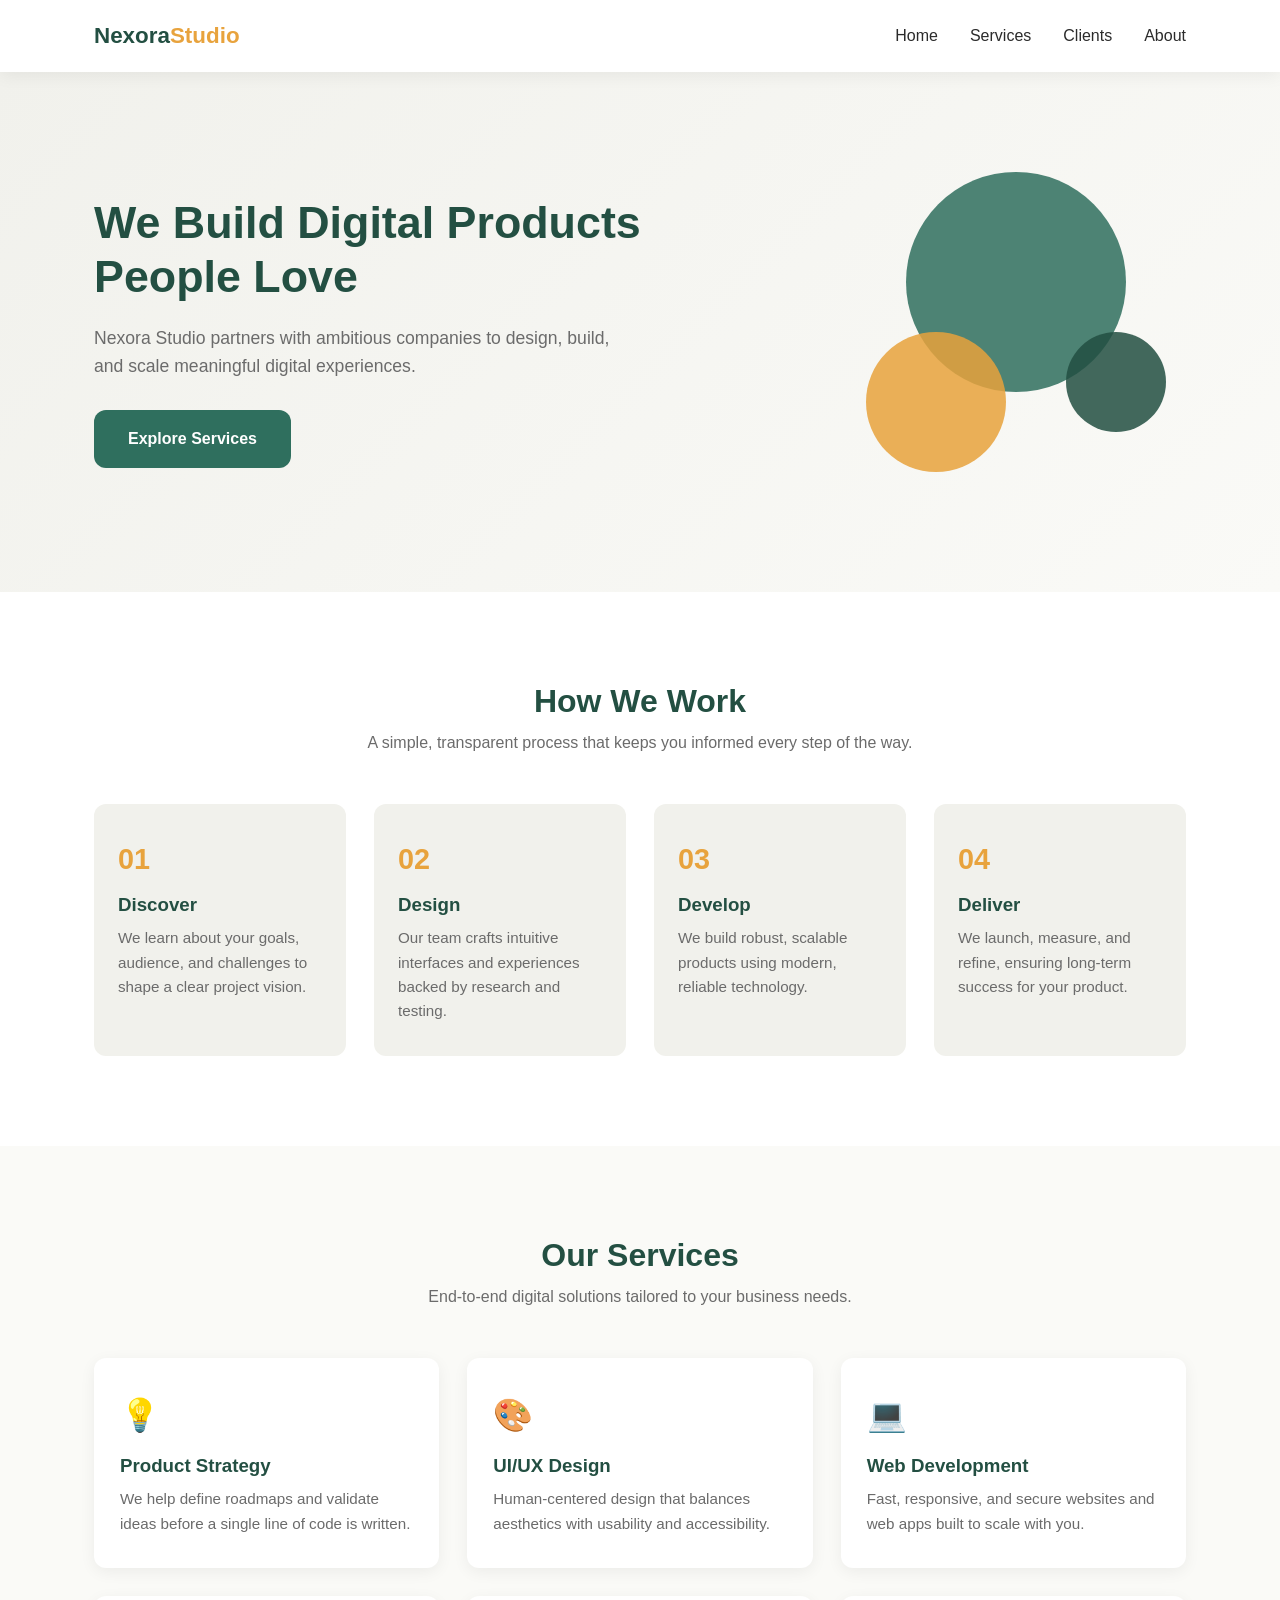
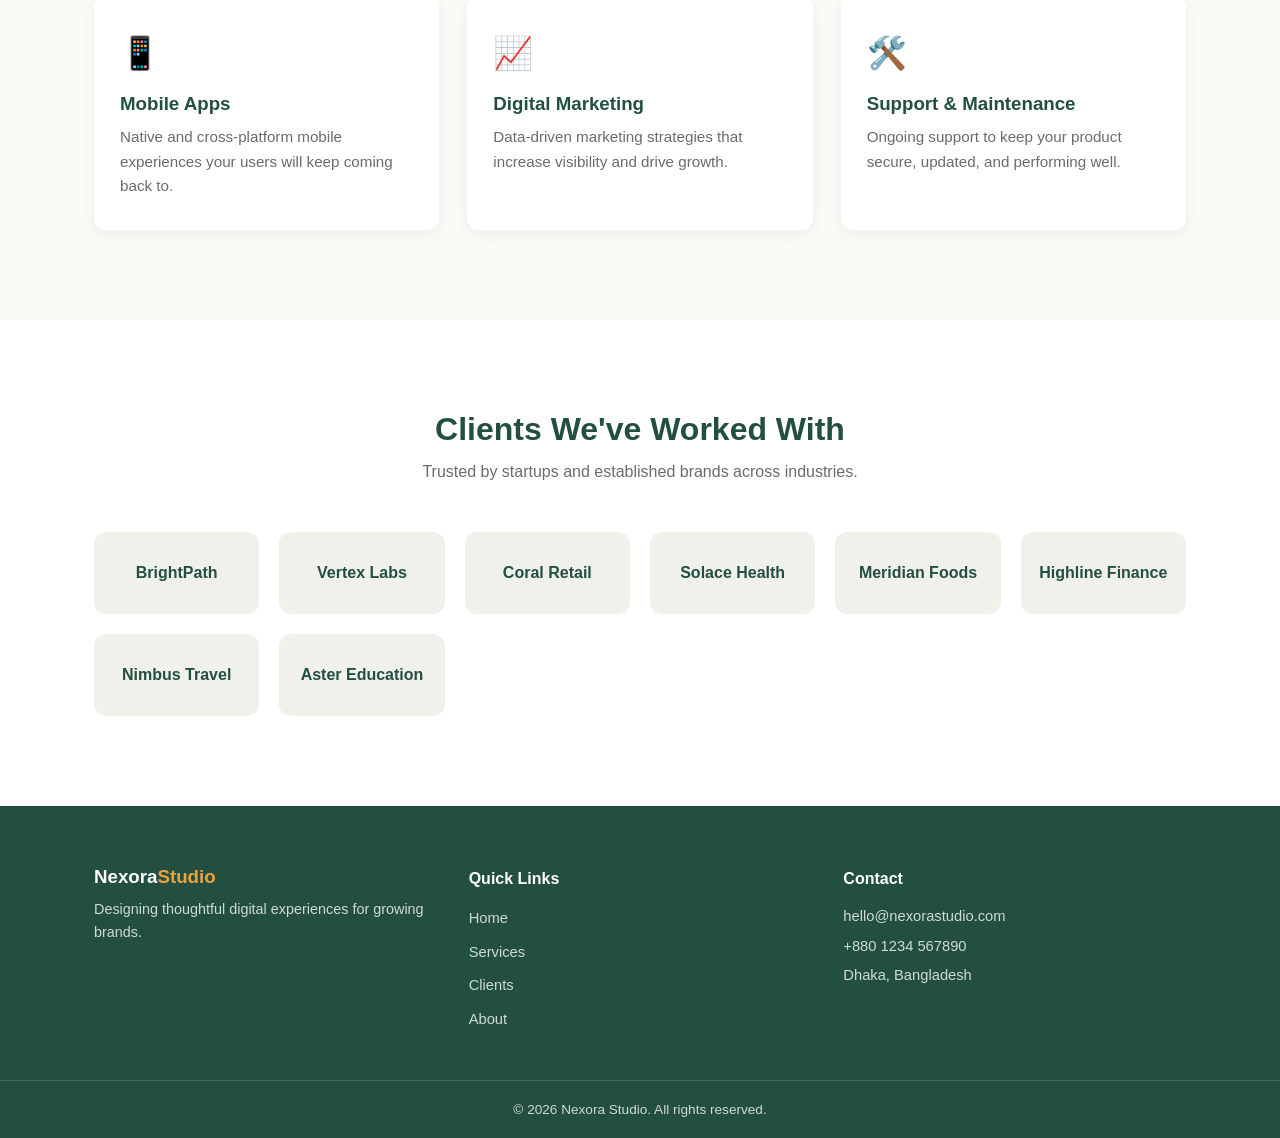
<file: site1/index.html>
<!DOCTYPE html>
<html lang="en">
<head>
<meta charset="UTF-8">
<meta name="viewport" content="width=device-width, initial-scale=1.0">
<title>Nexora Home</title>
<link rel="stylesheet" href="index.css">
</head>
<body>

<header class="navbar">
  <div class="container navbar-inner">
    <a href="index.html" class="logo">Nexora<span>Studio</span></a>
    <nav>
      <ul class="nav-links" id="navLinks">
        <li><a href="index.html">Home</a></li>
        <li><a href="index.html#services">Services</a></li>
        <li><a href="index.html#clients">Clients</a></li>
        <li><a href="/site2/index.html">About</a></li>
      </ul>
    </nav>
    <button class="menu-toggle" id="menuToggle" aria-label="Toggle menu">
      <span></span><span></span><span></span>
    </button>
  </div>
</header>

<section class="hero">
  <div class="container hero-inner">
    <div class="hero-text">
      <h1>We Build Digital Products People Love</h1>
      <p>Nexora Studio partners with ambitious companies to design, build, and scale meaningful digital experiences.</p>
      <a href="#services" class="btn btn-primary">Explore Services</a>
    </div>
    <div class="hero-visual" aria-hidden="true">
      <div class="hero-shape shape1"></div>
      <div class="hero-shape shape2"></div>
      <div class="hero-shape shape3"></div>
    </div>
  </div>
</section>

<section class="working">
  <div class="container">
    <h2 class="section-title">How We Work</h2>
    <p class="section-subtitle">A simple, transparent process that keeps you informed every step of the way.</p>
    <div class="working-grid">
      <div class="working-card">
        <div class="working-number">01</div>
        <h3>Discover</h3>
        <p>We learn about your goals, audience, and challenges to shape a clear project vision.</p>
      </div>
      <div class="working-card">
        <div class="working-number">02</div>
        <h3>Design</h3>
        <p>Our team crafts intuitive interfaces and experiences backed by research and testing.</p>
      </div>
      <div class="working-card">
        <div class="working-number">03</div>
        <h3>Develop</h3>
        <p>We build robust, scalable products using modern, reliable technology.</p>
      </div>
      <div class="working-card">
        <div class="working-number">04</div>
        <h3>Deliver</h3>
        <p>We launch, measure, and refine, ensuring long-term success for your product.</p>
      </div>
    </div>
  </div>
</section>

<section class="services" id="services">
  <div class="container">
    <h2 class="section-title">Our Services</h2>
    <p class="section-subtitle">End-to-end digital solutions tailored to your business needs.</p>
    <div class="services-grid">
      <div class="service-card">
        <div class="service-icon">💡</div>
        <h3>Product Strategy</h3>
        <p>We help define roadmaps and validate ideas before a single line of code is written.</p>
      </div>
      <div class="service-card">
        <div class="service-icon">🎨</div>
        <h3>UI/UX Design</h3>
        <p>Human-centered design that balances aesthetics with usability and accessibility.</p>
      </div>
      <div class="service-card">
        <div class="service-icon">💻</div>
        <h3>Web Development</h3>
        <p>Fast, responsive, and secure websites and web apps built to scale with you.</p>
      </div>
      <div class="service-card">
        <div class="service-icon">📱</div>
        <h3>Mobile Apps</h3>
        <p>Native and cross-platform mobile experiences your users will keep coming back to.</p>
      </div>
      <div class="service-card">
        <div class="service-icon">📈</div>
        <h3>Digital Marketing</h3>
        <p>Data-driven marketing strategies that increase visibility and drive growth.</p>
      </div>
      <div class="service-card">
        <div class="service-icon">🛠️</div>
        <h3>Support &amp; Maintenance</h3>
        <p>Ongoing support to keep your product secure, updated, and performing well.</p>
      </div>
    </div>
  </div>
</section>

<section class="clients" id="clients">
  <div class="container">
    <h2 class="section-title">Clients We've Worked With</h2>
    <p class="section-subtitle">Trusted by startups and established brands across industries.</p>
    <div class="clients-grid">
      <div class="client-card">BrightPath</div>
      <div class="client-card">Vertex Labs</div>
      <div class="client-card">Coral Retail</div>
      <div class="client-card">Solace Health</div>
      <div class="client-card">Meridian Foods</div>
      <div class="client-card">Highline Finance</div>
      <div class="client-card">Nimbus Travel</div>
      <div class="client-card">Aster Education</div>
    </div>
  </div>
</section>

<footer class="footer">
  <div class="container footer-inner">
    <div class="footer-brand">
      <h3>Nexora<span>Studio</span></h3>
      <p>Designing thoughtful digital experiences for growing brands.</p>
    </div>
    <div class="footer-links">
      <h4>Quick Links</h4>
      <ul>
        <li><a href="index.html">Home</a></li>
        <li><a href="index.html#services">Services</a></li>
        <li><a href="index.html#clients">Clients</a></li>
        <li><a href="/site2/index.html">About</a></li>
      </ul>
    </div>
    <div class="footer-contact">
      <h4>Contact</h4>
      <p>hello@nexorastudio.com</p>
      <p>+880 1234 567890</p>
      <p>Dhaka, Bangladesh</p>
    </div>
  </div>
  <div class="footer-bottom">
    <p>&copy; <span id="year"></span> Nexora Studio. All rights reserved.</p>
  </div>
</footer>
<script src="index.js"></script>
</body>
</html>
</file>
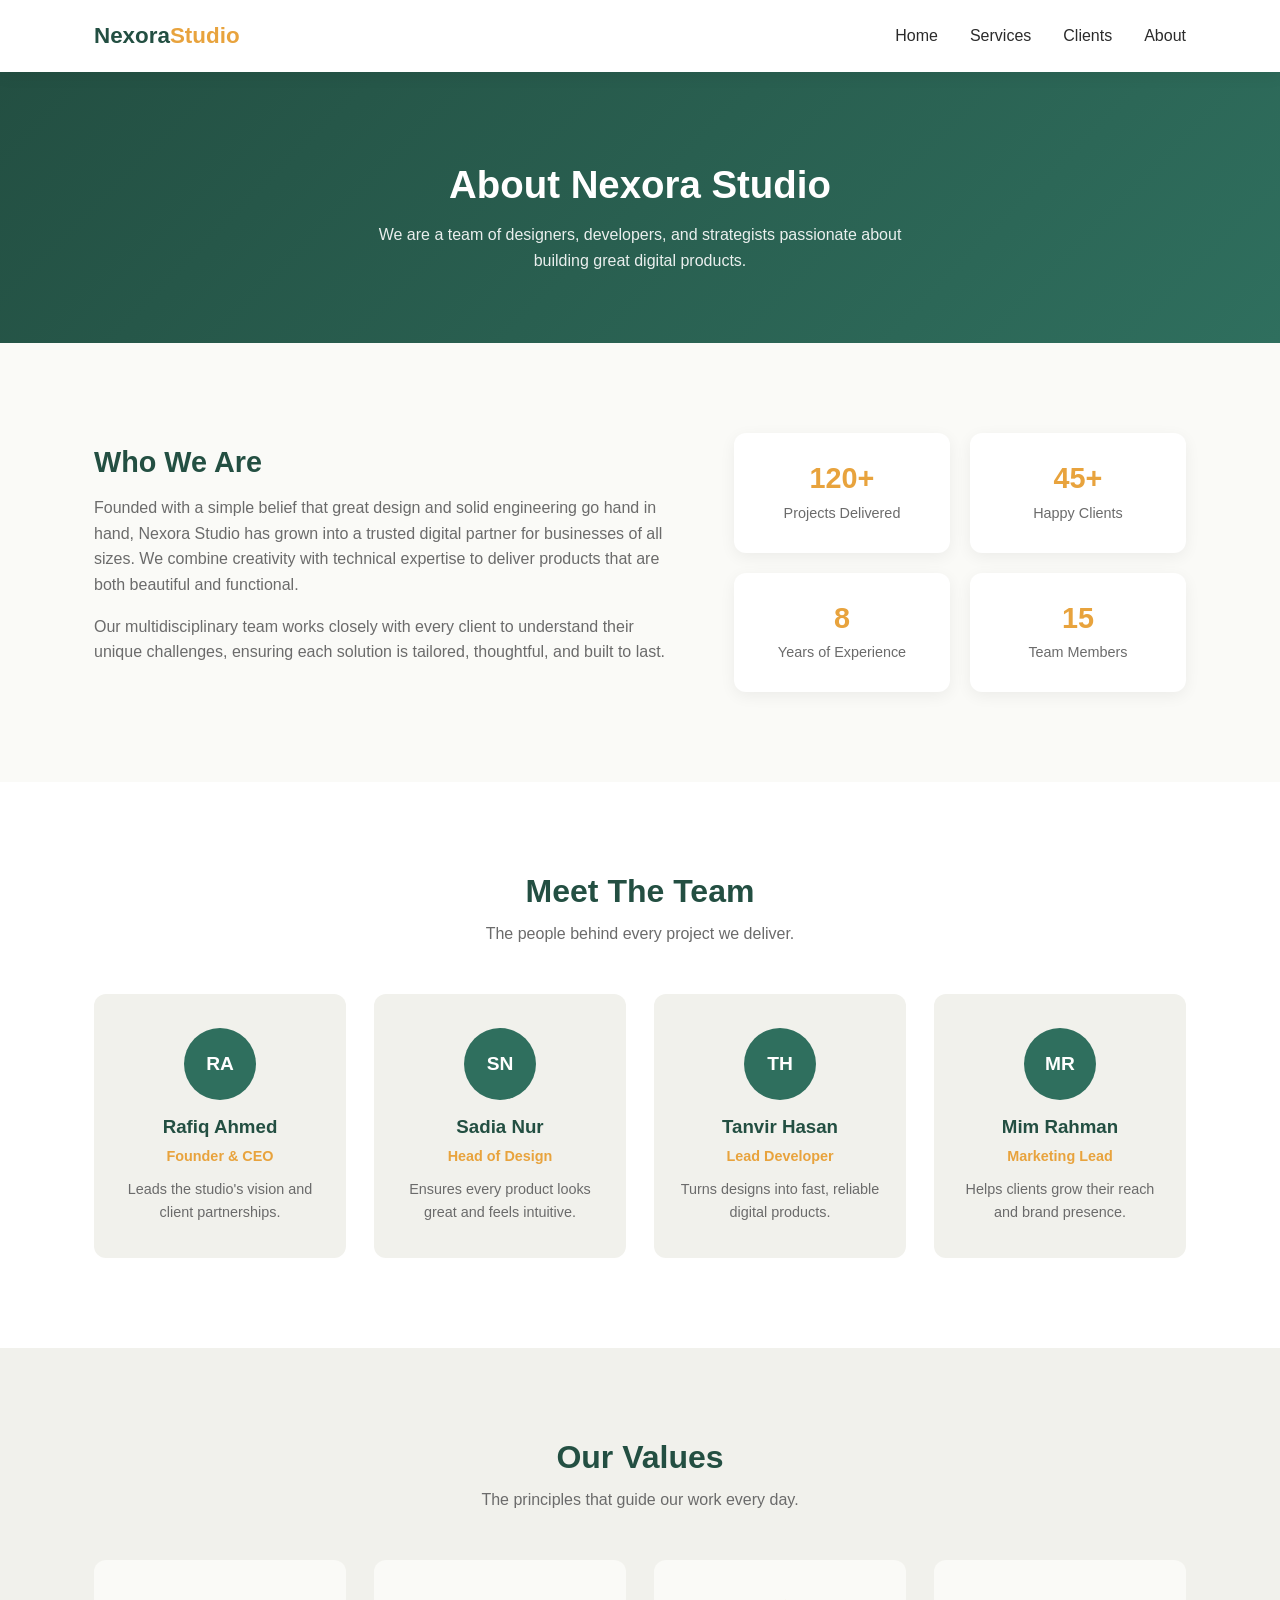
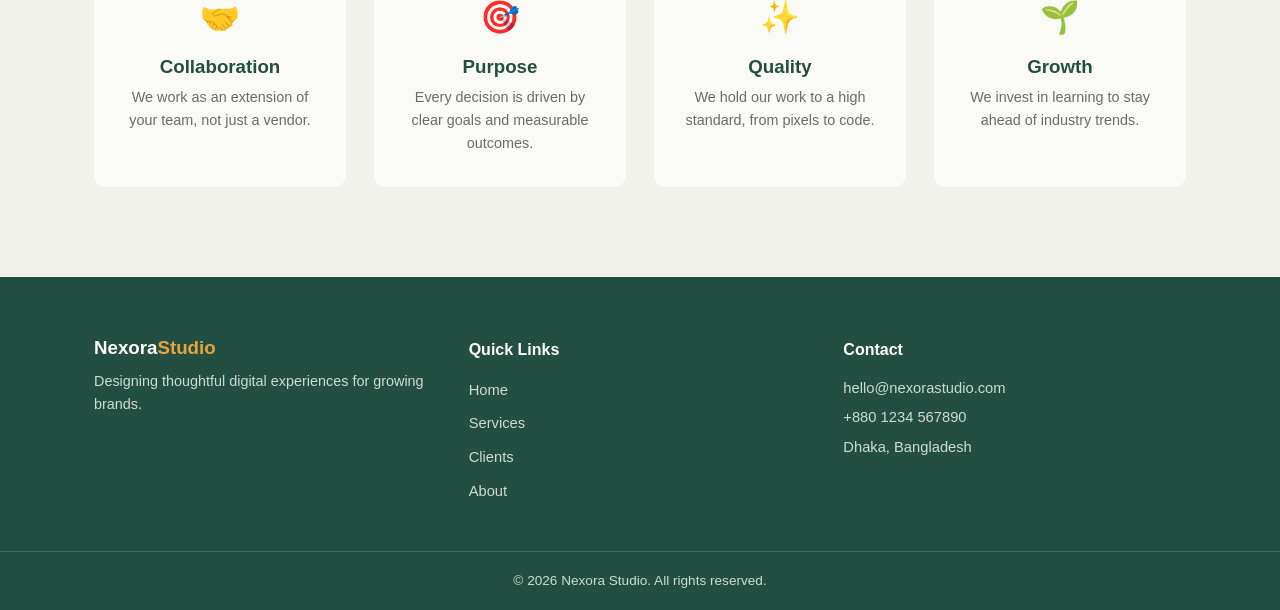
<file: site2/index.html>
<!DOCTYPE html>
<html lang="en">
<head>
<meta charset="UTF-8">
<meta name="viewport" content="width=device-width, initial-scale=1.0">
<title>Nexora Studio | About Us</title>
<link rel="stylesheet" href="about.css">
</head>
<body>

<header class="navbar">
  <div class="container navbar-inner">
    <a href="index.html" class="logo">Nexora<span>Studio</span></a>
    <nav>
      <ul class="nav-links" id="navLinks">
        <li><a href="/site1/index.html">Home</a></li>
        <li><a href="index.html#services">Services</a></li>
        <li><a href="index.html#clients">Clients</a></li>
        <li><a href="index.html">About</a></li>
      </ul>
    </nav>
    <button class="menu-toggle" id="menuToggle" aria-label="Toggle menu">
      <span></span><span></span><span></span>
    </button>
  </div>
</header>

<section class="page-hero">
  <div class="container">
    <h1>About Nexora Studio</h1>
    <p>We are a team of designers, developers, and strategists passionate about building great digital products.</p>
  </div>
</section>

<section class="about-section">
  <div class="container about-grid">
    <div class="about-text">
      <h2 class="section-title-left">Who We Are</h2>
      <p>Founded with a simple belief that great design and solid engineering go hand in hand, Nexora Studio has grown into a trusted digital partner for businesses of all sizes. We combine creativity with technical expertise to deliver products that are both beautiful and functional.</p>
      <p>Our multidisciplinary team works closely with every client to understand their unique challenges, ensuring each solution is tailored, thoughtful, and built to last.</p>
    </div>
    <div class="about-stats">
      <div class="stat-card"><h3>120+</h3><p>Projects Delivered</p></div>
      <div class="stat-card"><h3>45+</h3><p>Happy Clients</p></div>
      <div class="stat-card"><h3>8</h3><p>Years of Experience</p></div>
      <div class="stat-card"><h3>15</h3><p>Team Members</p></div>
    </div>
  </div>
</section>

<section class="team">
  <div class="container">
    <h2 class="section-title">Meet The Team</h2>
    <p class="section-subtitle">The people behind every project we deliver.</p>
    <div class="team-grid">
      <div class="team-card">
        <div class="team-avatar">RA</div>
        <h3>Rafiq Ahmed</h3>
        <span>Founder &amp; CEO</span>
        <p>Leads the studio's vision and client partnerships.</p>
      </div>
      <div class="team-card">
        <div class="team-avatar">SN</div>
        <h3>Sadia Nur</h3>
        <span>Head of Design</span>
        <p>Ensures every product looks great and feels intuitive.</p>
      </div>
      <div class="team-card">
        <div class="team-avatar">TH</div>
        <h3>Tanvir Hasan</h3>
        <span>Lead Developer</span>
        <p>Turns designs into fast, reliable digital products.</p>
      </div>
      <div class="team-card">
        <div class="team-avatar">MR</div>
        <h3>Mim Rahman</h3>
        <span>Marketing Lead</span>
        <p>Helps clients grow their reach and brand presence.</p>
      </div>
    </div>
  </div>
</section>

<!-- <section class="journey">
  <div class="container">
    <h2 class="section-title">Our Journey</h2>
    <p class="section-subtitle">A timeline of milestones that shaped who we are today.</p>
    <div class="timeline">
      <div class="timeline-item">
        <div class="timeline-year">2018</div>
        <div class="timeline-content"><h3>Studio Founded</h3><p>Nexora Studio started as a two-person design team in Dhaka.</p></div>
      </div>
      <div class="timeline-item">
        <div class="timeline-year">2020</div>
        <div class="timeline-content"><h3>First Major Client</h3><p>Partnered with Coral Retail to redesign their e-commerce platform.</p></div>
      </div>
      <div class="timeline-item">
        <div class="timeline-year">2022</div>
        <div class="timeline-content"><h3>Team Expansion</h3><p>Grew into a full-service studio with development and marketing teams.</p></div>
      </div>
      <div class="timeline-item">
        <div class="timeline-year">2025</div>
        <div class="timeline-content"><h3>Regional Recognition</h3><p>Recognized as a top digital agency in South Asia.</p></div>
      </div>
    </div>
  </div>
</section> -->

<section class="values">
  <div class="container">
    <h2 class="section-title">Our Values</h2>
    <p class="section-subtitle">The principles that guide our work every day.</p>
    <div class="values-grid">
      <div class="value-card">
        <div class="value-icon">🤝</div>
        <h3>Collaboration</h3>
        <p>We work as an extension of your team, not just a vendor.</p>
      </div>
      <div class="value-card">
        <div class="value-icon">🎯</div>
        <h3>Purpose</h3>
        <p>Every decision is driven by clear goals and measurable outcomes.</p>
      </div>
      <div class="value-card">
        <div class="value-icon">✨</div>
        <h3>Quality</h3>
        <p>We hold our work to a high standard, from pixels to code.</p>
      </div>
      <div class="value-card">
        <div class="value-icon">🌱</div>
        <h3>Growth</h3>
        <p>We invest in learning to stay ahead of industry trends.</p>
      </div>
    </div>
  </div>
</section>

<footer class="footer">
  <div class="container footer-inner">
    <div class="footer-brand">
      <h3>Nexora<span>Studio</span></h3>
      <p>Designing thoughtful digital experiences for growing brands.</p>
    </div>
    <div class="footer-links">
      <h4>Quick Links</h4>
      <ul>
        <li><a href="/site1/index.html">Home</a></li>
        <li><a href="index.html#services">Services</a></li>
        <li><a href="index.html#clients">Clients</a></li>
        <li><a href="index.html">About</a></li>
      </ul>
    </div>
    <div class="footer-contact">
      <h4>Contact</h4>
      <p>hello@nexorastudio.com</p>
      <p>+880 1234 567890</p>
      <p>Dhaka, Bangladesh</p>
    </div>
  </div>
  <div class="footer-bottom">
    <p>&copy; <span id="year"></span> Nexora Studio. All rights reserved.</p>
  </div>
</footer>
<script src="about.js"></script>
</body>
</html>
</file>
<file: site1/index.css>
/* ===== Reset & Base ===== */
* { margin: 0; padding: 0; box-sizing: border-box; }
:root {
  --color-primary: #2F6F5E;
  --color-primary-dark: #234F42;
  --color-accent: #E8A33D;
  --color-bg: #FAFAF7;
  --color-bg-alt: #F1F1EC;
  --color-text: #2B2B2B;
  --color-text-light: #6B6B6B;
  --color-white: #FFFFFF;
  --radius: 12px;
  --shadow: 0 4px 16px rgba(0,0,0,0.06);
  --transition: 0.3s ease;
}
body {
  font-family: 'Segoe UI', Arial, sans-serif;
  color: var(--color-text);
  background: var(--color-bg);
  line-height: 1.6;
  overflow-x: hidden;
}
.container { max-width: 1140px; margin: 0 auto; padding: 0 24px; }
a { text-decoration: none; color: inherit; }
ul { list-style: none; }
img { max-width: 100%; display: block; }
h1, h2, h3 { color: var(--color-primary-dark); line-height: 1.2; }

/* ===== Buttons ===== */
.btn {
  display: inline-block;
  padding: 14px 32px;
  border-radius: var(--radius);
  font-weight: 600;
  transition: var(--transition);
  border: 2px solid transparent;
}
.btn-primary { background: var(--color-primary); color: var(--color-white); }
.btn-primary:hover { background: var(--color-primary-dark); transform: translateY(-2px); }

/* ===== Navbar ===== */
.navbar {
  position: sticky;
  top: 0;
  background: var(--color-white);
  box-shadow: var(--shadow);
  z-index: 1000;
}
.navbar-inner {
  display: flex;
  align-items: center;
  justify-content: space-between;
  padding: 18px 24px;
}
.logo { font-size: 1.4rem; font-weight: 800; color: var(--color-primary-dark); }
.logo span { color: var(--color-accent); }
.nav-links { display: flex; gap: 32px; }
.nav-links a {
  font-weight: 500;
  color: var(--color-text);
  transition: var(--transition);
  position: relative;
}
.nav-links a:hover { color: var(--color-primary); }
.menu-toggle {
  display: none;
  flex-direction: column;
  gap: 5px;
  background: none;
  border: none;
  cursor: pointer;
}
.menu-toggle span {
  width: 26px;
  height: 3px;
  background: var(--color-primary-dark);
  border-radius: 2px;
}

/* ===== Section Titles ===== */
.section-title { text-align: center; font-size: 2rem; margin-bottom: 10px; }
.section-title-left { font-size: 1.8rem; margin-bottom: 16px; }
.section-subtitle {
  text-align: center;
  color: var(--color-text-light);
  max-width: 560px;
  margin: 0 auto 48px;
}

/* ===== Footer ===== */
.footer { background: var(--color-primary-dark); color: var(--color-white); padding: 60px 0 0; }
.footer-inner {
  display: grid;
  grid-template-columns: repeat(auto-fit, minmax(200px, 1fr));
  gap: 32px;
  padding-bottom: 40px;
}
.footer-brand h3 { color: var(--color-white); margin-bottom: 10px; }
.footer-brand h3 span { color: var(--color-accent); }
.footer-brand p { color: #cfd9d5; font-size: 0.9rem; }
.footer-links h4, .footer-contact h4 { margin-bottom: 14px; color: var(--color-white); }
.footer-links ul li { margin-bottom: 8px; }
.footer-links a { color: #cfd9d5; transition: var(--transition); font-size: 0.92rem; }
.footer-links a:hover { color: var(--color-accent); }
.footer-contact p { color: #cfd9d5; font-size: 0.92rem; margin-bottom: 6px; }
.footer-bottom {
  text-align: center;
  padding: 18px 0;
  border-top: 1px solid rgba(255,255,255,0.15);
  font-size: 0.85rem;
  color: #cfd9d5;
}

/* ===== Responsive Nav ===== */
@media (max-width: 768px) {
  .menu-toggle { display: flex; }
  .nav-links {
    position: absolute;
    top: 100%; left: 0; right: 0;
    background: var(--color-white);
    flex-direction: column;
    align-items: center;
    gap: 0;
    max-height: 0;
    overflow: hidden;
    transition: var(--transition);
    box-shadow: var(--shadow);
  }
  .nav-links.open { max-height: 320px; }
  .nav-links li { width: 100%; text-align: center; }
  .nav-links a { display: block; padding: 16px; border-top: 1px solid var(--color-bg-alt); }
}

/* ===== Hero ===== */
.hero {
  background: linear-gradient(135deg, var(--color-bg-alt), var(--color-bg));
  padding: 100px 0;
  overflow: hidden;
  position: relative;
}
.hero-inner {
  display: flex;
  align-items: center;
  gap: 48px;
  flex-wrap: wrap;
  position: relative;
}
.hero-text { flex: 1 1 480px; }
.hero-text h1 { font-size: 2.8rem; margin-bottom: 20px; }
.hero-text p { font-size: 1.1rem; color: var(--color-text-light); margin-bottom: 30px; max-width: 520px; }
.hero-visual { flex: 1 1 320px; position: relative; height: 320px; }
.hero-shape { position: absolute; border-radius: 50%; opacity: 0.85; }
.shape1 { width: 220px; height: 220px; background: var(--color-primary); top: 0; right: 60px; }
.shape2 { width: 140px; height: 140px; background: var(--color-accent); bottom: 20px; right: 180px; }
.shape3 { width: 100px; height: 100px; background: var(--color-primary-dark); bottom: 60px; right: 20px; }

/* ===== Working Section ===== */
.working { padding: 90px 0; background: var(--color-white); }
.working-grid {
  display: grid;
  grid-template-columns: repeat(auto-fit, minmax(220px, 1fr));
  gap: 28px;
}
.working-card {
  background: var(--color-bg-alt);
  padding: 32px 24px;
  border-radius: var(--radius);
  transition: var(--transition);
}
.working-card:hover { transform: translateY(-6px); box-shadow: var(--shadow); }
.working-number { font-size: 1.8rem; font-weight: 800; color: var(--color-accent); margin-bottom: 12px; }
.working-card h3 { margin-bottom: 10px; }
.working-card p { color: var(--color-text-light); font-size: 0.95rem; }

/* ===== Services ===== */
.services { padding: 90px 0; background: var(--color-bg); }
.services-grid {
  display: grid;
  grid-template-columns: repeat(auto-fit, minmax(260px, 1fr));
  gap: 28px;
}
.service-card {
  background: var(--color-white);
  padding: 32px 26px;
  border-radius: var(--radius);
  box-shadow: var(--shadow);
  transition: var(--transition);
}
.service-card:hover { transform: translateY(-6px); border-color: var(--color-primary); }
.service-icon { font-size: 2rem; margin-bottom: 14px; }
.service-card h3 { margin-bottom: 10px; }
.service-card p { color: var(--color-text-light); font-size: 0.95rem; }

/* ===== Clients ===== */
.clients { padding: 90px 0; background: var(--color-white); }
.clients-grid {
  display: grid;
  grid-template-columns: repeat(auto-fit, minmax(160px, 1fr));
  gap: 20px;
}
.client-card {
  background: var(--color-bg-alt);
  padding: 28px 16px;
  text-align: center;
  border-radius: var(--radius);
  font-weight: 700;
  color: var(--color-primary-dark);
  transition: var(--transition);
}
.client-card:hover { background: var(--color-primary); color: var(--color-white); transform: scale(1.04); }

@media (max-width: 768px) {
  .hero-text h1 { font-size: 2.1rem; }
}
</file>
<file: site2/about.css>
/* ===== Reset & Base ===== */
* { margin: 0; padding: 0; box-sizing: border-box; }
:root {
  --color-primary: #2F6F5E;
  --color-primary-dark: #234F42;
  --color-accent: #E8A33D;
  --color-bg: #FAFAF7;
  --color-bg-alt: #F1F1EC;
  --color-text: #2B2B2B;
  --color-text-light: #6B6B6B;
  --color-white: #FFFFFF;
  --radius: 12px;
  --shadow: 0 4px 16px rgba(0,0,0,0.06);
  --transition: 0.3s ease;
}
body {
  font-family: 'Segoe UI', Arial, sans-serif;
  color: var(--color-text);
  background: var(--color-bg);
  line-height: 1.6;
  overflow-x: hidden;
}
.container { max-width: 1140px; margin: 0 auto; padding: 0 24px; }
a { text-decoration: none; color: inherit; }
ul { list-style: none; }
img { max-width: 100%; display: block; }
h1, h2, h3 { color: var(--color-primary-dark); line-height: 1.2; }

/* ===== Buttons ===== */
.btn {
  display: inline-block;
  padding: 14px 32px;
  border-radius: var(--radius);
  font-weight: 600;
  transition: var(--transition);
  border: 2px solid transparent;
}
.btn-primary { background: var(--color-primary); color: var(--color-white); }
.btn-primary:hover { background: var(--color-primary-dark); transform: translateY(-2px); }

/* ===== Navbar ===== */
.navbar {
  position: sticky;
  top: 0;
  background: var(--color-white);
  box-shadow: var(--shadow);
  z-index: 1000;
}
.navbar-inner {
  display: flex;
  align-items: center;
  justify-content: space-between;
  padding: 18px 24px;
}
.logo { font-size: 1.4rem; font-weight: 800; color: var(--color-primary-dark); }
.logo span { color: var(--color-accent); }
.nav-links { display: flex; gap: 32px; }
.nav-links a {
  font-weight: 500;
  color: var(--color-text);
  transition: var(--transition);
  position: relative;
}
.nav-links a:hover { color: var(--color-primary); }
.menu-toggle {
  display: none;
  flex-direction: column;
  gap: 5px;
  background: none;
  border: none;
  cursor: pointer;
}
.menu-toggle span {
  width: 26px;
  height: 3px;
  background: var(--color-primary-dark);
  border-radius: 2px;
}

/* ===== Section Titles ===== */
.section-title { text-align: center; font-size: 2rem; margin-bottom: 10px; }
.section-title-left { font-size: 1.8rem; margin-bottom: 16px; }
.section-subtitle {
  text-align: center;
  color: var(--color-text-light);
  max-width: 560px;
  margin: 0 auto 48px;
}

/* ===== Footer ===== */
.footer { background: var(--color-primary-dark); color: var(--color-white); padding: 60px 0 0; }
.footer-inner {
  display: grid;
  grid-template-columns: repeat(auto-fit, minmax(200px, 1fr));
  gap: 32px;
  padding-bottom: 40px;
}
.footer-brand h3 { color: var(--color-white); margin-bottom: 10px; }
.footer-brand h3 span { color: var(--color-accent); }
.footer-brand p { color: #cfd9d5; font-size: 0.9rem; }
.footer-links h4, .footer-contact h4 { margin-bottom: 14px; color: var(--color-white); }
.footer-links ul li { margin-bottom: 8px; }
.footer-links a { color: #cfd9d5; transition: var(--transition); font-size: 0.92rem; }
.footer-links a:hover { color: var(--color-accent); }
.footer-contact p { color: #cfd9d5; font-size: 0.92rem; margin-bottom: 6px; }
.footer-bottom {
  text-align: center;
  padding: 18px 0;
  border-top: 1px solid rgba(255,255,255,0.15);
  font-size: 0.85rem;
  color: #cfd9d5;
}

/* ===== Responsive Nav ===== */
@media (max-width: 768px) {
  .menu-toggle { display: flex; }
  .nav-links {
    position: absolute;
    top: 100%; left: 0; right: 0;
    background: var(--color-white);
    flex-direction: column;
    align-items: center;
    gap: 0;
    max-height: 0;
    overflow: hidden;
    transition: var(--transition);
    box-shadow: var(--shadow);
  }
  .nav-links.open { max-height: 320px; }
  .nav-links li { width: 100%; text-align: center; }
  .nav-links a { display: block; padding: 16px; border-top: 1px solid var(--color-bg-alt); }
}

/* ===== Page Hero (About) ===== */
.page-hero {
  background: linear-gradient(135deg, var(--color-primary-dark), var(--color-primary));
  color: var(--color-white);
  padding: 90px 0 70px;
  text-align: center;
}
.page-hero h1 { color: var(--color-white); font-size: 2.4rem; margin-bottom: 14px; }
.page-hero p { max-width: 560px; margin: 0 auto; opacity: 0.9; }

/* ===== About Section ===== */
.about-section { padding: 90px 0; background: var(--color-bg); }
.about-grid { display: flex; gap: 48px; flex-wrap: wrap; align-items: center; }
.about-text { flex: 1 1 460px; }
.about-text p { color: var(--color-text-light); margin-bottom: 16px; }
.about-stats {
  flex: 1 1 320px;
  display: grid;
  grid-template-columns: repeat(2, 1fr);
  gap: 20px;
}
.stat-card {
  background: var(--color-white);
  padding: 28px 16px;
  text-align: center;
  border-radius: var(--radius);
  box-shadow: var(--shadow);
}
.stat-card h3 { font-size: 1.8rem; color: var(--color-accent); margin-bottom: 6px; }
.stat-card p { color: var(--color-text-light); font-size: 0.9rem; }

/* ===== Team ===== */
.team { padding: 90px 0; background: var(--color-white); }
.team-grid {
  display: grid;
  grid-template-columns: repeat(auto-fit, minmax(220px, 1fr));
  gap: 28px;
}
.team-card {
  background: var(--color-bg-alt);
  text-align: center;
  padding: 34px 20px;
  border-radius: var(--radius);
  transition: var(--transition);
}
.team-card:hover { transform: translateY(-6px); box-shadow: var(--shadow); }
.team-avatar {
  width: 72px; height: 72px;
  margin: 0 auto 16px;
  border-radius: 50%;
  background: var(--color-primary);
  color: var(--color-white);
  display: flex; align-items: center; justify-content: center;
  font-weight: 700; font-size: 1.2rem;
}
.team-card h3 { margin-bottom: 4px; }
.team-card span { color: var(--color-accent); font-size: 0.9rem; font-weight: 600; }
.team-card p { color: var(--color-text-light); font-size: 0.9rem; margin-top: 10px; }

/* ===== Journey / Timeline ===== */
.journey { padding: 90px 0; background: var(--color-bg); }
.timeline { max-width: 720px; margin: 0 auto; position: relative; padding-left: 32px; border-left: 3px solid var(--color-primary); }
.timeline-item { position: relative; margin-bottom: 40px; padding-left: 24px; }
.timeline-item::before {
  content: '';
  position: absolute;
  left: -39px;
  top: 4px;
  width: 14px; height: 14px;
  border-radius: 50%;
  background: var(--color-accent);
  border: 3px solid var(--color-white);
}
.timeline-year { font-weight: 800; color: var(--color-primary); margin-bottom: 6px; }
.timeline-content h3 { margin-bottom: 6px; }
.timeline-content p { color: var(--color-text-light); font-size: 0.95rem; }

/* ===== Values ===== */
.values { padding: 90px 0; background: var(--color-bg-alt); }
.values-grid {
  display: grid;
  grid-template-columns: repeat(auto-fit, minmax(220px, 1fr));
  gap: 28px;
}
.value-card {
  background: var(--color-bg);
  padding: 32px 24px;
  border-radius: var(--radius);
  text-align: center;
  transition: var(--transition);
}
.value-card:hover { transform: translateY(-6px); box-shadow: var(--shadow); }
.value-icon { font-size: 2rem; margin-bottom: 12px; }
.value-card h3 { margin-bottom: 8px; }
.value-card p { color: var(--color-text-light); font-size: 0.9rem; }

@media (max-width: 768px) {
  .about-grid { flex-direction: column; }
}
</file>
